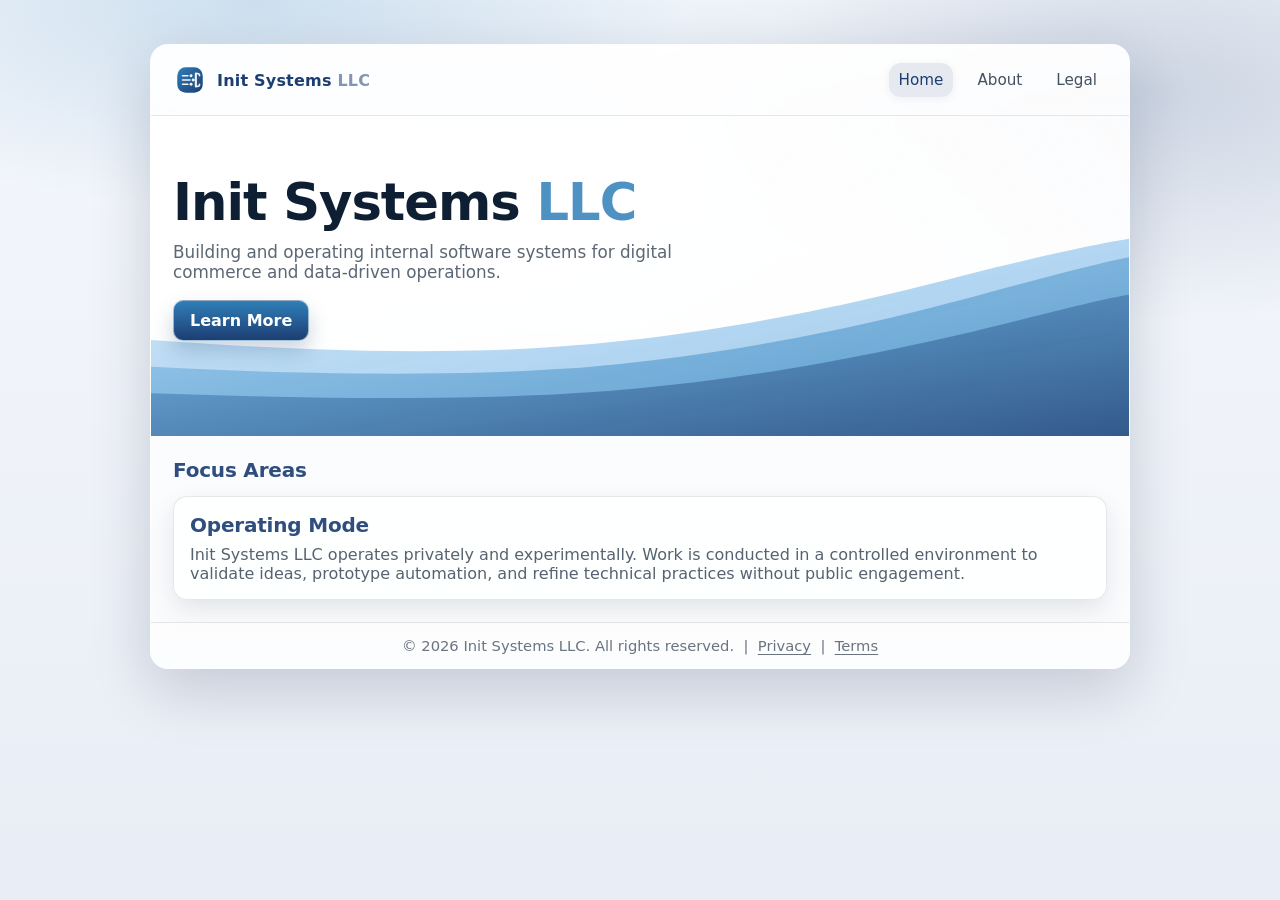
<file: index.html>
<!DOCTYPE html>
<html lang="en">
<head>
  <meta charset="UTF-8" />
  <meta name="viewport" content="width=device-width, initial-scale=1.0" />
  <title>Init Systems LLC</title>
  <link rel="stylesheet" href="assets/css/style.css" />
  <link rel="icon" href="assets/images/favicon.svg" type="image/svg+xml">
</head>
<!-- Google tag (gtag.js) -->
<script async src="https://www.googletagmanager.com/gtag/js?id=G-JWVGL1CYBT"></script>
<script>
  window.dataLayer = window.dataLayer || [];
  function gtag(){dataLayer.push(arguments);}
  gtag('js', new Date());

  gtag('config', 'G-JWVGL1CYBT');
</script>
<body>
  <div class="page">
    <div class="frame">
      <header class="header">
        <a class="brand" href="index.html">
          <svg xmlns="http://www.w3.org/2000/svg" viewBox="0 0 64 64" role="img" aria-label="Init Systems LLC">
  <symbol id="logo" viewBox="0 0 64 64">
    <defs>
      <linearGradient id="lg" x1="0" y1="0" x2="1" y2="1">
        <stop offset="0" stop-color="#2f7fb8"/>
        <stop offset="1" stop-color="#1d3e72"/>
      </linearGradient>
    </defs>
    <rect x="8" y="8" width="48" height="48" rx="16" fill="url(#lg)"/>
    <path d="M18 24h10M18 32h14M18 40h10" stroke="#ffffff" stroke-width="3" stroke-linecap="round" opacity="0.95"/>
    <circle cx="34" cy="24" r="2.8" fill="#fff" opacity="0.95"/>
    <circle cx="38" cy="32" r="2.8" fill="#fff" opacity="0.95"/>
    <circle cx="34" cy="40" r="2.8" fill="#fff" opacity="0.95"/>
    <path d="M43 20v24" stroke="#fff" stroke-width="4" stroke-linecap="round" opacity="0.92"/>
    <path d="M50 24c0-2.2-1.8-4-4-4h-2m6 20c0 2.2-1.8 4-4 4h-2" stroke="#fff" stroke-width="3" stroke-linecap="round" opacity="0.92"/>
  </symbol>
  <use href="#logo"/>
</svg>
          <div class="name">Init Systems <span>LLC</span></div>
        </a>
        <nav class="nav" aria-label="Primary">
          <a href="index.html" aria-current="page">Home</a>
          <a href="about.html">About</a>
          <a href="legal.html">Legal</a>
        </nav>
      </header>

      <section class="hero">
        <div class="hero-inner">
          <div>
            <h1>Init Systems <span class="light">LLC</span></h1>
            <p>Building and operating internal software systems for digital commerce and data-driven operations.</p>
            <a class="cta" href="about.html">Learn More</a>
          </div>
          <div></div>
        </div>
      </section>

      <main class="content">
        <h2 class="section-title">Focus Areas</h2>
        <div class="surface">
          <h2 class="section-title" style="margin:0 0 8px;">Operating Mode</h2>
          <p>Init Systems LLC operates privately and experimentally. Work is conducted in a controlled environment to validate ideas, prototype automation, and refine technical practices without public engagement.</p>
        </div>
      </main>

      <footer class="footer">
        © 2026 Init Systems LLC. All rights reserved. &nbsp;|&nbsp;
        <a href="legal.html">Privacy</a> &nbsp;|&nbsp; <a href="legal.html">Terms</a>
      </footer>
    </div>
  </div>
</body>
</html>
</file>
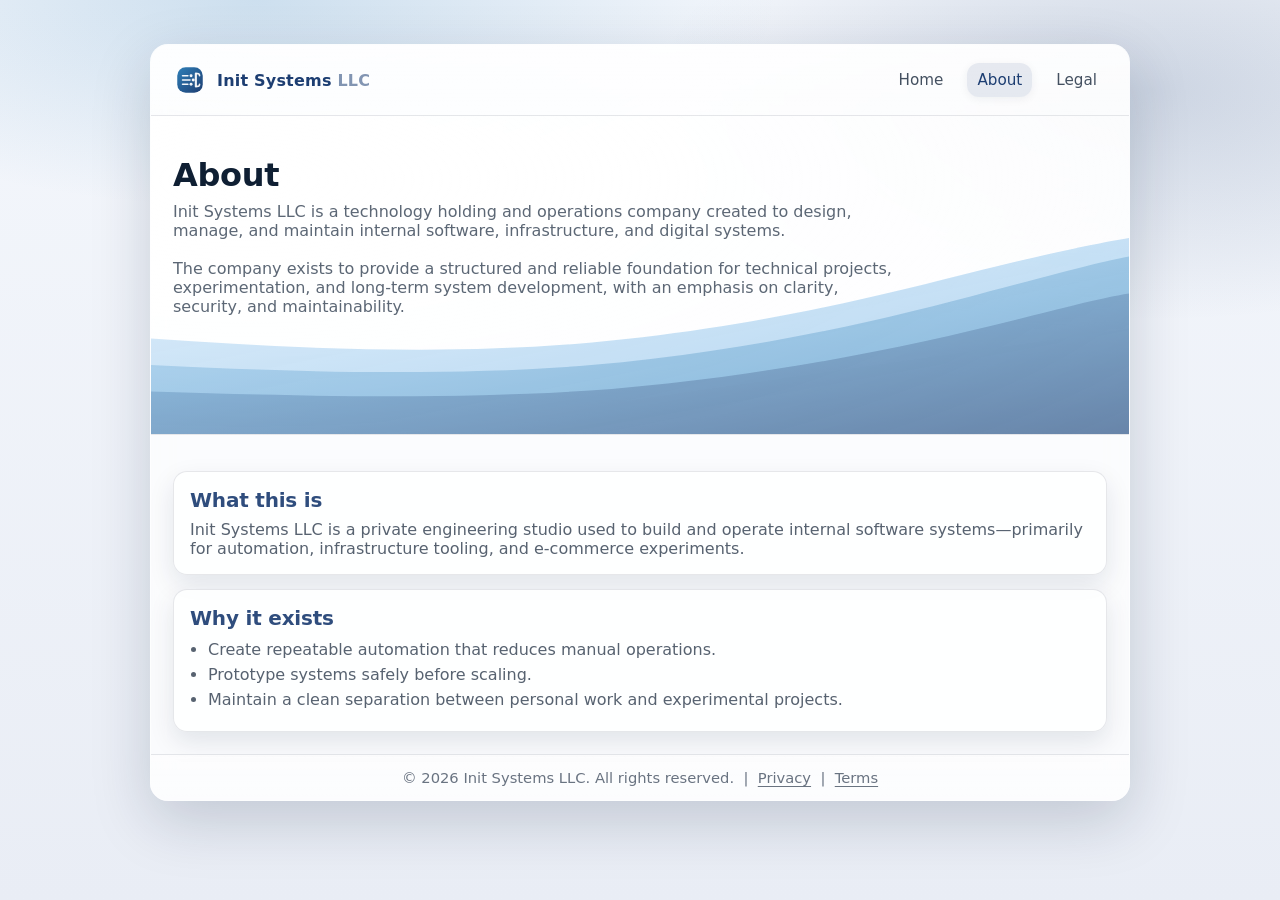
<file: about.html>
<!DOCTYPE html>
<html lang="en">
<head>
  <meta charset="UTF-8" />
  <meta name="viewport" content="width=device-width, initial-scale=1.0" />
  <title>About • Init Systems LLC</title>
  <link rel="stylesheet" href="assets/css/style.css" />
  <link rel="icon" href="assets/images/favicon.svg" type="image/svg+xml">
</head>
<!-- Google tag (gtag.js) -->
<script async src="https://www.googletagmanager.com/gtag/js?id=G-JWVGL1CYBT"></script>
<script>
  window.dataLayer = window.dataLayer || [];
  function gtag(){dataLayer.push(arguments);}
  gtag('js', new Date());

  gtag('config', 'G-JWVGL1CYBT');
</script>
<body>
  <div class="page">
    <div class="frame">
      <header class="header">
        <a class="brand" href="index.html">
<svg xmlns="http://www.w3.org/2000/svg" viewBox="0 0 64 64" role="img" aria-label="Init Systems LLC">
  <symbol id="logo" viewBox="0 0 64 64">
    <defs>
      <linearGradient id="lg" x1="0" y1="0" x2="1" y2="1">
        <stop offset="0" stop-color="#2f7fb8"/>
        <stop offset="1" stop-color="#1d3e72"/>
      </linearGradient>
    </defs>
    <rect x="8" y="8" width="48" height="48" rx="16" fill="url(#lg)"/>
    <path d="M18 24h10M18 32h14M18 40h10" stroke="#ffffff" stroke-width="3" stroke-linecap="round" opacity="0.95"/>
    <circle cx="34" cy="24" r="2.8" fill="#fff" opacity="0.95"/>
    <circle cx="38" cy="32" r="2.8" fill="#fff" opacity="0.95"/>
    <circle cx="34" cy="40" r="2.8" fill="#fff" opacity="0.95"/>
    <path d="M43 20v24" stroke="#fff" stroke-width="4" stroke-linecap="round" opacity="0.92"/>
    <path d="M50 24c0-2.2-1.8-4-4-4h-2m6 20c0 2.2-1.8 4-4 4h-2" stroke="#fff" stroke-width="3" stroke-linecap="round" opacity="0.92"/>
  </symbol>
  <use href="#logo"/>
</svg>
          <div class="name">Init Systems <span>LLC</span></div>
        </a>
        <nav class="nav" aria-label="Primary">
          <a href="index.html">Home</a>
          <a href="about.html" aria-current="page">About</a>
          <a href="legal.html">Legal</a>
        </nav>
      </header>

      <section class="page-hero">
        <h1>About</h1>
        <p>Init Systems LLC is a technology holding and operations company created to design, manage, and maintain internal software, infrastructure, and digital systems.
</p>
<br />
<p style="margin-bottom: 100px;">
The company exists to provide a structured and reliable foundation for technical projects, experimentation, and long-term system development, with an emphasis on clarity, security, and maintainability.</p>
      </section>

      <main class="content">
        <div class="surface">
  <h2 class="section-title" style="margin:0 0 8px;">What this is</h2>
  <p>Init Systems LLC is a private engineering studio used to build and operate internal software systems—primarily for automation, infrastructure tooling, and e-commerce experiments.</p>
</div>

<div class="surface">
  <h2 class="section-title" style="margin:0 0 8px;">Why it exists</h2>
  <ul class="list">
    <li>Create repeatable automation that reduces manual operations.</li>
    <li>Prototype systems safely before scaling.</li>
    <li>Maintain a clean separation between personal work and experimental projects.</li>
  </ul>
</div>
      </main>

      <footer class="footer">
        © 2026 Init Systems LLC. All rights reserved. &nbsp;|&nbsp;
        <a href="legal.html">Privacy</a> &nbsp;|&nbsp; <a href="legal.html">Terms</a>
      </footer>
    </div>
  </div>
</body>
</html>
</file>
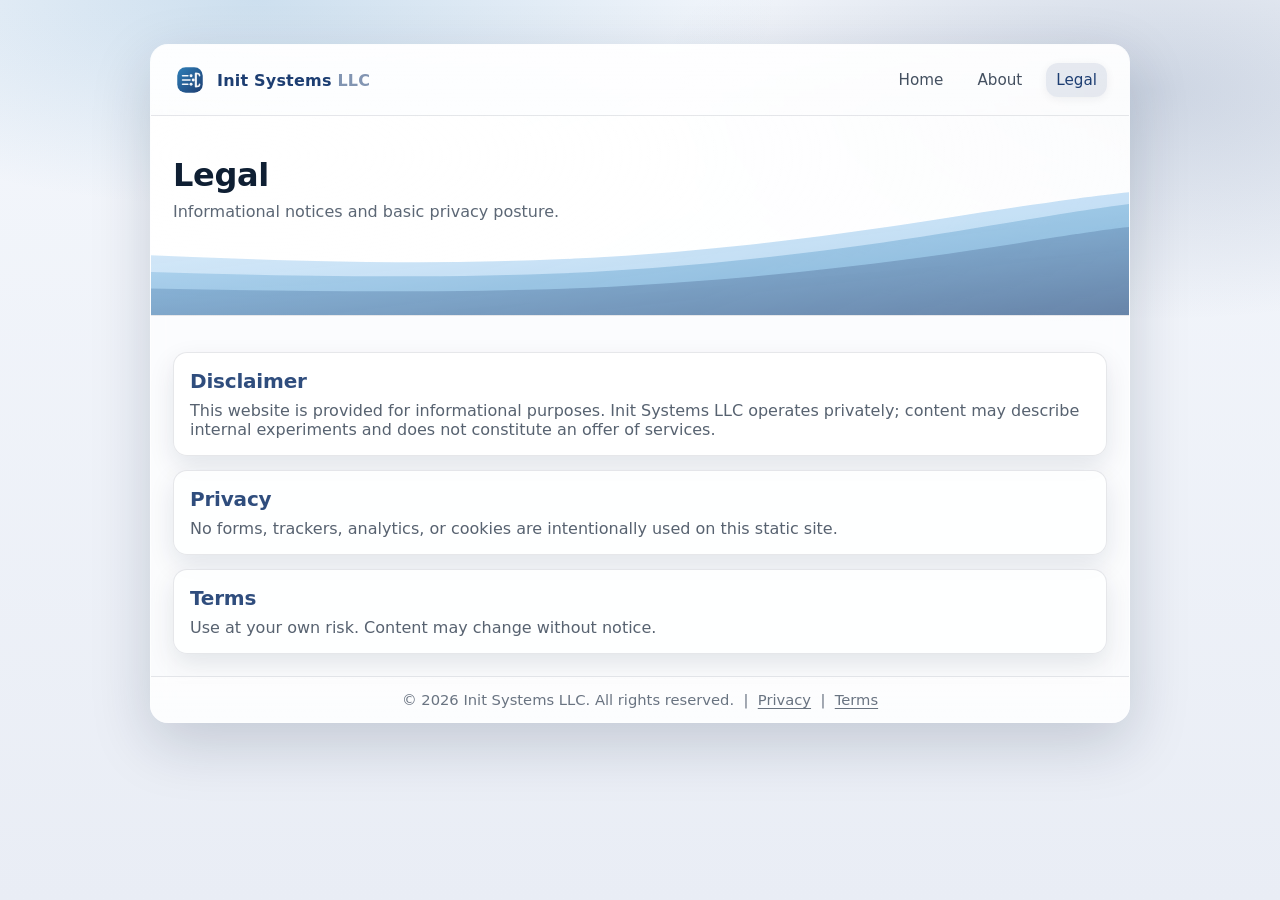
<file: legal.html>
<!DOCTYPE html>
<html lang="en">
<head>
  <meta charset="UTF-8" />
  <meta name="viewport" content="width=device-width, initial-scale=1.0" />
  <title>Legal • Init Systems LLC</title>
  <link rel="stylesheet" href="assets/css/style.css" />
  <link rel="icon" href="assets/images/favicon.svg" type="image/svg+xml">
</head>
<!-- Google tag (gtag.js) -->
<script async src="https://www.googletagmanager.com/gtag/js?id=G-JWVGL1CYBT"></script>
<script>
  window.dataLayer = window.dataLayer || [];
  function gtag(){dataLayer.push(arguments);}
  gtag('js', new Date());

  gtag('config', 'G-JWVGL1CYBT');
</script>
<body>
  <div class="page">
    <div class="frame">
      <header class="header">
        <a class="brand" href="index.html">
<svg xmlns="http://www.w3.org/2000/svg" viewBox="0 0 64 64" role="img" aria-label="Init Systems LLC">
  <symbol id="logo" viewBox="0 0 64 64">
    <defs>
      <linearGradient id="lg" x1="0" y1="0" x2="1" y2="1">
        <stop offset="0" stop-color="#2f7fb8"/>
        <stop offset="1" stop-color="#1d3e72"/>
      </linearGradient>
    </defs>
    <rect x="8" y="8" width="48" height="48" rx="16" fill="url(#lg)"/>
    <path d="M18 24h10M18 32h14M18 40h10" stroke="#ffffff" stroke-width="3" stroke-linecap="round" opacity="0.95"/>
    <circle cx="34" cy="24" r="2.8" fill="#fff" opacity="0.95"/>
    <circle cx="38" cy="32" r="2.8" fill="#fff" opacity="0.95"/>
    <circle cx="34" cy="40" r="2.8" fill="#fff" opacity="0.95"/>
    <path d="M43 20v24" stroke="#fff" stroke-width="4" stroke-linecap="round" opacity="0.92"/>
    <path d="M50 24c0-2.2-1.8-4-4-4h-2m6 20c0 2.2-1.8 4-4 4h-2" stroke="#fff" stroke-width="3" stroke-linecap="round" opacity="0.92"/>
  </symbol>
  <use href="#logo"/>
</svg>
          <div class="name">Init Systems <span>LLC</span></div>
        </a>
        <nav class="nav" aria-label="Primary">
          <a href="index.html">Home</a>
          <a href="about.html">About</a>
          <a href="legal.html" aria-current="page">Legal</a>
        </nav>
      </header>

      <section class="page-hero">
        <h1>Legal</h1>
        <p>Informational notices and basic privacy posture.</p>
      </section>

      <main class="content">
        <div class="surface">
  <h2 class="section-title" style="margin:0 0 8px;">Disclaimer</h2>
  <p>This website is provided for informational purposes. Init Systems LLC operates privately; content may describe internal experiments and does not constitute an offer of services.</p>
</div>

<div class="surface">
  <h2 class="section-title" style="margin:0 0 8px;">Privacy</h2>
  <p>No forms, trackers, analytics, or cookies are intentionally used on this static site.</p>
</div>

<div class="surface">
  <h2 class="section-title" style="margin:0 0 8px;">Terms</h2>
  <p>Use at your own risk. Content may change without notice.</p>
</div>
      </main>

      <footer class="footer">
        © 2026 Init Systems LLC. All rights reserved. &nbsp;|&nbsp;
        <a href="legal.html">Privacy</a> &nbsp;|&nbsp; <a href="legal.html">Terms</a>
      </footer>
    </div>
  </div>
</body>
</html>
</file>
<file: assets/css/style.css>
:root{
  --bg: #e9edf5;
  --frame: rgba(255,255,255,.72);
  --surface: rgba(255,255,255,.86);
  --text: #0f1f33;
  --muted: #4d5e73;
  --line: rgba(12, 28, 54, .10);
  --shadow: 0 20px 60px rgba(12, 28, 54, .18);
  --shadow-soft: 0 10px 26px rgba(12, 28, 54, .10);
  --radius: 18px;

  --primary: #1d3e72;
  --primary-2: #2f7fb8;
  --primary-3: #7fb9e6;

  --btn: linear-gradient(180deg, #2f7fb8 0%, #1d3e72 100%);
  --btn-hover: linear-gradient(180deg, #3890cd 0%, #214a86 100%);

  --max: 980px;
}

*{ box-sizing: border-box; }
html,body{ height:100%; }
body{
  margin:0;
  font-family: system-ui, -apple-system, Segoe UI, Roboto, Helvetica, Arial, "Apple Color Emoji","Segoe UI Emoji";
  color: var(--text);
  background:
    radial-gradient(900px 360px at 20% 0%, rgba(47,127,184,.20), transparent 58%),
    radial-gradient(900px 420px at 90% 10%, rgba(29,62,114,.18), transparent 55%),
    linear-gradient(180deg, #f4f7fc 0%, var(--bg) 100%);
}

a{ color: inherit; text-decoration: none; }
a:hover{ color: var(--primary); }
a:focus-visible{
  outline: 3px solid rgba(47,127,184,.35);
  outline-offset: 3px;
  border-radius: 10px;
}

.page{
  padding: 44px 18px 64px;
}

.frame{
  max-width: var(--max);
  margin: 0 auto;
  border-radius: var(--radius);
  background: var(--frame);
  box-shadow: var(--shadow);
  border: 1px solid rgba(255,255,255,.65);
  overflow: hidden;
  position: relative;
  backdrop-filter: blur(10px);
}

.frame::before{
  content:"";
  position:absolute;
  inset:0;
  pointer-events:none;
  background:
    radial-gradient(800px 280px at 15% 0%, rgba(255,255,255,.85), transparent 60%),
    radial-gradient(800px 320px at 95% 15%, rgba(255,255,255,.65), transparent 55%);
  opacity:.55;
}

.header{
  position: relative;
  z-index: 2;
  display:flex;
  align-items:center;
  justify-content: space-between;
  gap: 16px;
  padding: 18px 22px;
  border-bottom: 1px solid var(--line);
  background: linear-gradient(180deg, rgba(255,255,255,.75), rgba(255,255,255,.55));
}

.brand{
  display:flex;
  align-items:center;
  gap: 10px;
  min-width: 220px;
}
.brand svg{ width: 34px; height:34px; flex: 0 0 auto; }
.brand .name{
  font-weight: 750;
  letter-spacing: .2px;
  color: var(--primary);
}
.brand .name span{
  font-weight: 700;
  color: rgba(29,62,114,.55);
}

.nav{
  display:flex;
  align-items:center;
  gap: 14px;
  flex-wrap: wrap;
  justify-content: flex-end;
}
.nav a{
  padding: 8px 10px;
  border-radius: 12px;
  font-size: .95rem;
  color: rgba(15,31,51,.78);
}
.nav a:hover{
  background: rgba(47,127,184,.10);
  color: var(--primary);
}
.nav a[aria-current="page"]{
  background: rgba(29,62,114,.10);
  color: var(--primary);
  box-shadow: 0 2px 10px rgba(12,28,54,.06);
}

.hero{
  position: relative;
  z-index: 1;
  padding: 56px 22px 42px;
  min-height: 320px;
  background:
    radial-gradient(1200px 420px at 10% 20%, rgba(255,255,255,.95), rgba(255,255,255,.65) 60%, rgba(255,255,255,.35) 100%);
}
.hero::after{
  content:"";
  position:absolute;
  inset: 0;
  background-image: url("../images/waves.svg");
  background-repeat: no-repeat;
  background-position: 0%;
  background-size: 100% auto;
  opacity: .95;
  pointer-events:none;
}

.hero-inner{
  position: relative;
  z-index: 2;
  display:grid;
  grid-template-columns: 1.2fr .8fr;
  gap: 18px;
  align-items: center;
}

.hero h1{
  margin: 0 0 10px;
  font-size: clamp(2.25rem, 4vw, 3.2rem);
  letter-spacing: -0.02em;
}
.hero h1 .light{
  color: rgba(47,127,184,.85);
  font-weight: 750;
}
.hero p{
  margin: 0 0 18px;
  color: rgba(15,31,51,.68);
  font-size: 1.05rem;
  max-width: 54ch;
}

.cta{
  display:inline-flex;
  align-items:center;
  justify-content:center;
  gap: 10px;
  padding: 10px 16px;
  border-radius: 10px;
  border: 1px solid rgba(255,255,255,.55);
  background: var(--btn);
  color: #fff;
  font-weight: 650;
  box-shadow: 0 10px 20px rgba(29,62,114,.22);
}
.cta:hover{ background: var(--btn-hover); color: #fff; }
.cta:active{ transform: translateY(1px); }

/* content */
.content{
  position: relative;
  z-index: 2;
  padding: 22px;
  background: rgba(255,255,255,.10);
}

.section-title{
  margin: 0 0 12px;
  font-size: 1.25rem;
  color: rgba(29,62,114,.92);
  letter-spacing: -0.01em;
}

.grid{
  display:grid;
  grid-template-columns: repeat(2, minmax(0,1fr));
  gap: 14px;
}

.card{
  background: var(--surface);
  border: 1px solid rgba(12,28,54,.10);
  border-radius: 14px;
  padding: 16px 16px 14px;
  box-shadow: var(--shadow-soft);
  display:flex;
  gap: 12px;
}
.card .icon{
  width: 40px;
  height: 40px;
  border-radius: 12px;
  background: rgba(47,127,184,.12);
  display:grid;
  place-items:center;
  color: var(--primary);
  border: 1px solid rgba(47,127,184,.16);
  flex: 0 0 auto;
}
.card .icon svg{ width: 22px; height: 22px; }
.card h3{
  margin: 0 0 4px;
  font-size: 1.02rem;
}
.card p{
  margin: 0;
  color: rgba(15,31,51,.66);
  font-size: .98rem;
}

.surface{
  margin-top: 14px;
  background: rgba(255,255,255,.78);
  border: 1px solid rgba(12,28,54,.10);
  border-radius: 14px;
  padding: 16px;
  box-shadow: 0 10px 26px rgba(12,28,54,.10);
}

.surface p{ margin: 0; color: rgba(15,31,51,.70); }

.footer{
  position: relative;
  z-index: 2;
  padding: 14px 20px;
  text-align: center;
  border-top: 1px solid var(--line);
  color: rgba(15,31,51,.62);
  font-size: .92rem;
  background: linear-gradient(180deg, rgba(255,255,255,.55), rgba(255,255,255,.40));
}

.footer a{
  color: rgba(15,31,51,.62);
  text-decoration: underline;
  text-underline-offset: 3px;
}
.footer a:hover{ color: var(--primary); }

/* page header (non-home) */
.page-hero{
  padding: 40px 22px 18px;
  min-height: 200px;
  background:
    radial-gradient(1200px 420px at 10% 20%, rgba(255,255,255,.95), rgba(255,255,255,.65) 60%, rgba(255,255,255,.35) 100%);
  border-bottom: 1px solid var(--line);
  position: relative;
}
.page-hero::after{
  content:"";
  position:absolute;
  inset:0;
  background-image: url("../images/waves.svg");
  background-repeat:no-repeat;
  background-position: right bottom;
  background-size: 100% auto;
  opacity: .70;
  pointer-events:none;
}
.page-hero h1{
  position: relative;
  z-index: 2;
  margin:0 0 8px;
  font-size: 2rem;
  letter-spacing: -0.01em;
}
.page-hero p{
  position: relative;
  z-index: 2;
  margin:0;
  color: rgba(15,31,51,.68);
  max-width: 72ch;
}

.list{
  margin: 10px 0 0;
  padding-left: 18px;
  color: rgba(15,31,51,.70);
}
.list li{ margin: 6px 0; }

@media (max-width: 860px){
  .hero-inner{ grid-template-columns: 1fr; }
  .hero::after{ background-size: 100% auto; opacity: .75; }
  .page-hero::after{ background-size: 100% auto; }
  .brand{ min-width: auto; }
}

@media (max-width: 720px){
  .nav{ justify-content: flex-start; }
  .grid{ grid-template-columns: 1fr; }
  .page{ padding: 28px 14px 48px; }
}
.nav-mobile{ display:none; }

@media (max-width: 720px){
  .nav-desktop{ display:none; }
  .nav-mobile{ display:block; }
}

/* Hamburger button */
.nav-mobile summary{
  list-style: none;
  cursor: pointer;
  padding: 10px 12px;
  border-radius: 12px;
  border: 1px solid rgba(12,28,54,.10);
  background: rgba(255,255,255,.65);
  box-shadow: 0 6px 16px rgba(12,28,54,.10);
}
.nav-mobile summary::-webkit-details-marker{ display:none; }

.hamburger{
  width: 22px;
  height: 14px;
  display: inline-block;
  position: relative;
}
.hamburger::before,
.hamburger::after{
  content:"";
  position: absolute;
  left:0; right:0;
  height: 2px;
  background: rgba(15,31,51,.78);
  border-radius: 999px;
}
.hamburger::before{ top:0; box-shadow: 0 6px 0 rgba(15,31,51,.78); }
.hamburger::after{ bottom:0; }

/* Dropdown panel */
.nav-panel{
  position: absolute;
  right: 22px;
  top: 64px;
  width: min(260px, calc(100vw - 44px));
  background: rgba(255,255,255,.92);
  border: 1px solid rgba(12,28,54,.10);
  border-radius: 14px;
  box-shadow: 0 20px 50px rgba(12,28,54,.18);
  padding: 8px;
  display: grid;
  gap: 4px;
  z-index: 50;
}

.nav-panel a{
  padding: 10px 10px;
  border-radius: 12px;
  color: rgba(15,31,51,.78);
}
.nav-panel a:hover{
  background: rgba(47,127,184,.10);
  color: var(--primary);
}

.nav-mobile[open] summary{
  background: rgba(47,127,184,.10);
}

@media (max-width: 640px) {
  .header{
    flex-direction: column;
    align-items: flex-start;
    gap: 10px;
  }

  .nav{
    width: 100%;
    justify-content: flex-start; /* or center if you prefer */
    gap: 10px;
  }

  .nav a{
    flex: 0 0 auto;
  }
}
</file>
